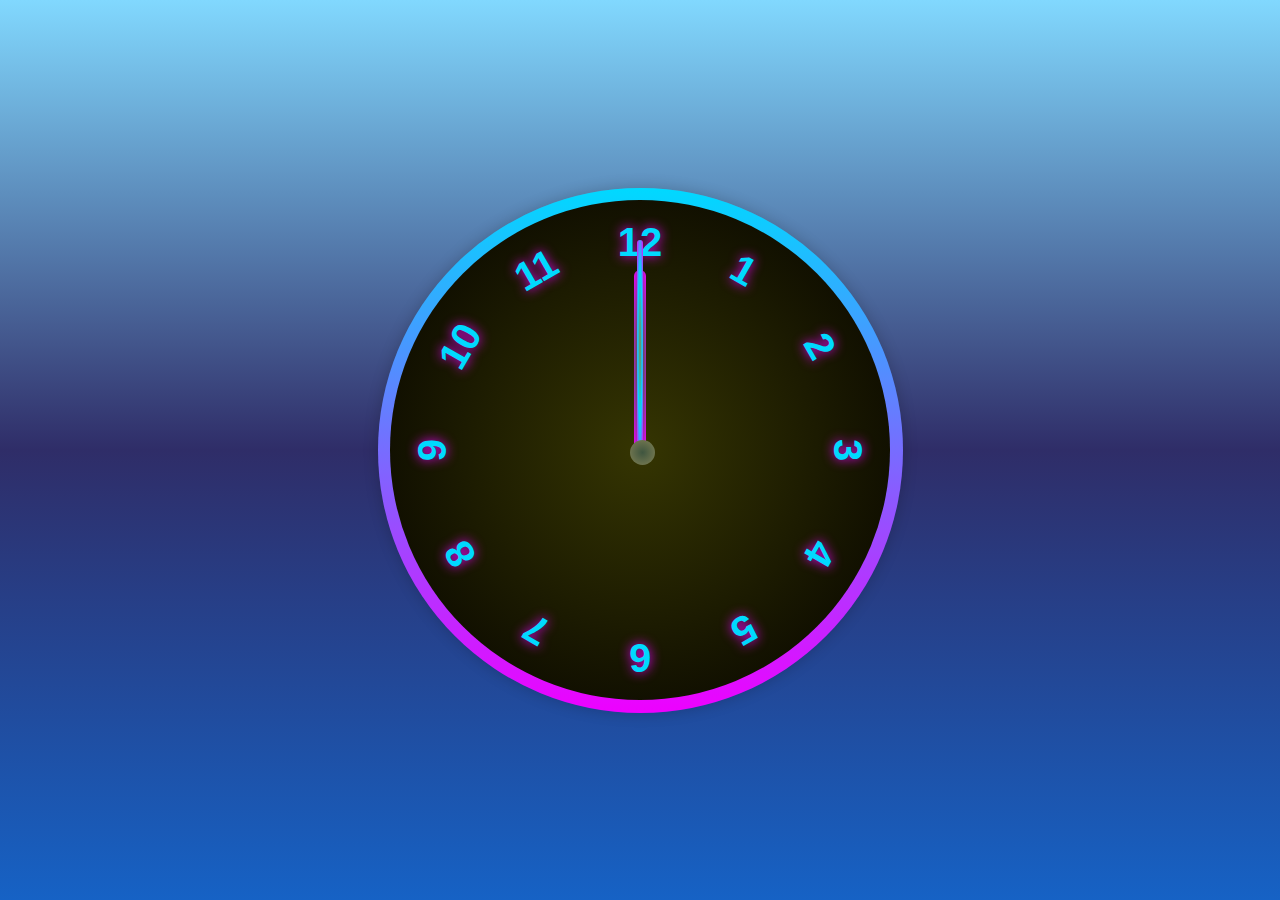
<file: analog clock/index.html>
<!DOCTYPE html>
<html lang="en">
<head>
        <meta charset="UTF-8">
        <meta name="viewport" content="width=device-width, initial-scale=1.0">
        <title>analog-clock</title>
        <link rel="stylesheet" href="styles.css">
</head>
<body>
        <div class="clock">
                <div class="number" style="--n:1"><b>1</b></div>
                <div class="number" style="--n:2"><b>2</b></div>
                <div class="number" style="--n:3"><b>3</b></div>
                <div class="number" style="--n:4"><b>4</b></div>
                <div class="number" style="--n:5"><b>5</b></div>
                <div class="number" style="--n:6"><b>6</b></div>
                <div class="number" style="--n:7"><b>7</b></div>
                <div class="number" style="--n:8"><b>8</b></div>
                <div class="number" style="--n:9"><b>9</b></div>
                <div class="number" style="--n:10"><b>10</b></div>
                <div class="number" style="--n:11"><b>11</b></div>
                <div class="number" style="--n:12"><b>12</b></div>
                <div class="hour-hand" id="hour-hand"></div>
                <div class="minute-hand" id="minute-hand"></div>
                <div class="second-hand" id="second-hand"></div>
                <div class="center-dot"></div>
        </div>
        <script src="script.js"></script>
        
</body>
</html
</file>
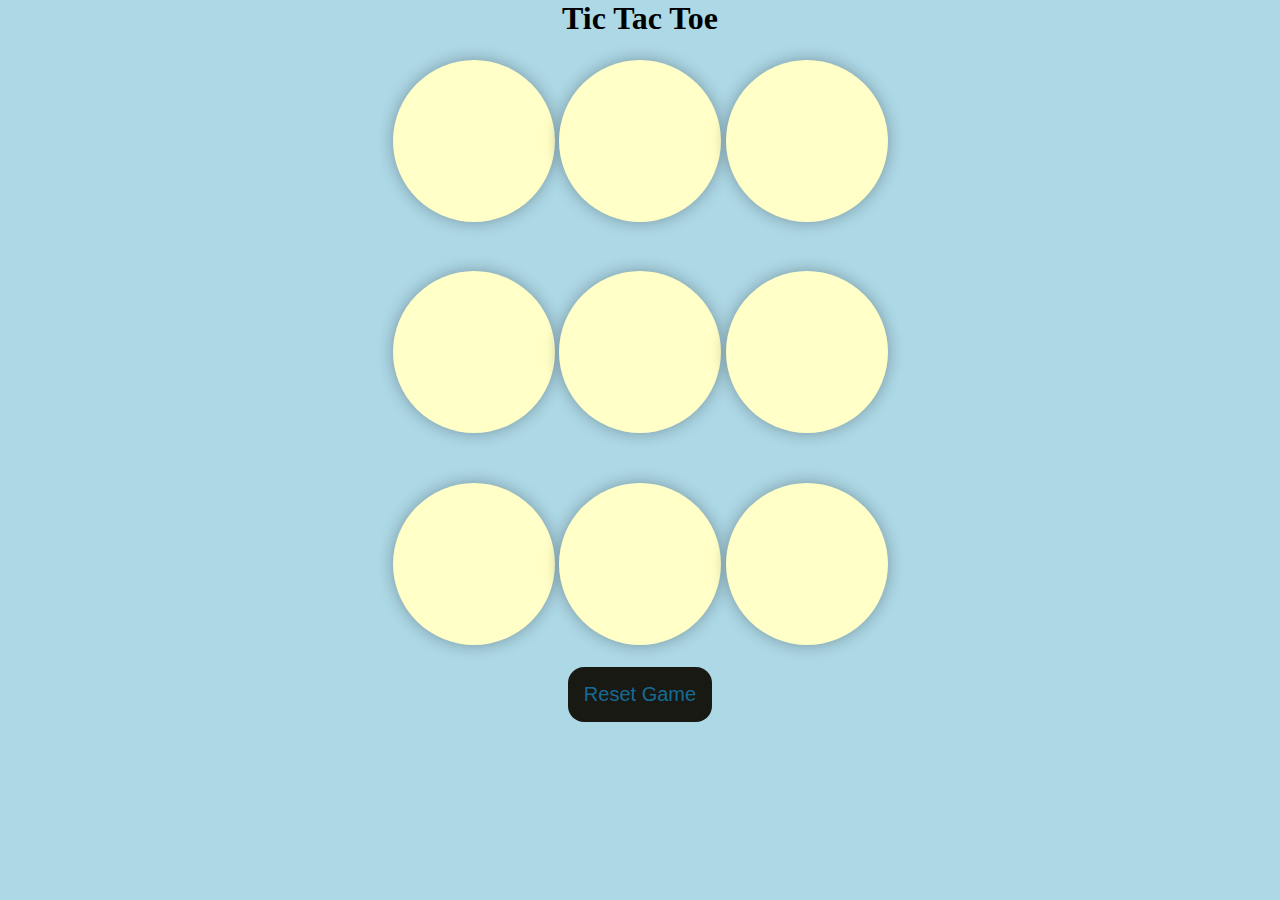
<file: tic toc toe/index.html>
<!DOCTYPE html>
<html lang="en">
  <head>
    <meta charset="UTF-8" />
    <meta name="viewport" content="width=device-width, initial-scale=1.0" />
    <title>Tic-Tac-Toe Game</title>
    <link rel="stylesheet" href="style.css" />
  </head>
  <body>
    <div class="msg-container hide">
      <p id="msg">Winner</p>
      <button id="mode">changemode</button>
      <button id="new-btn">New Game</button>
    </div>
    <main>
      <h1>Tic Tac Toe</h1>
      <div class="container">
        <div class="game">
          <button class="box"></button>
          <button class="box"></button>
          <button class="box"></button>
          <button class="box"></button>
          <button class="box"></button>
          <button class="box"></button>
          <button class="box"></button>
          <button class="box"></button>
          <button class="box"></button>
        </div>
      </div>
      <button id="reset-btn">Reset Game</button>
    </main>
    <script src="tito.js"></script>
  </body>
</html>
</file>
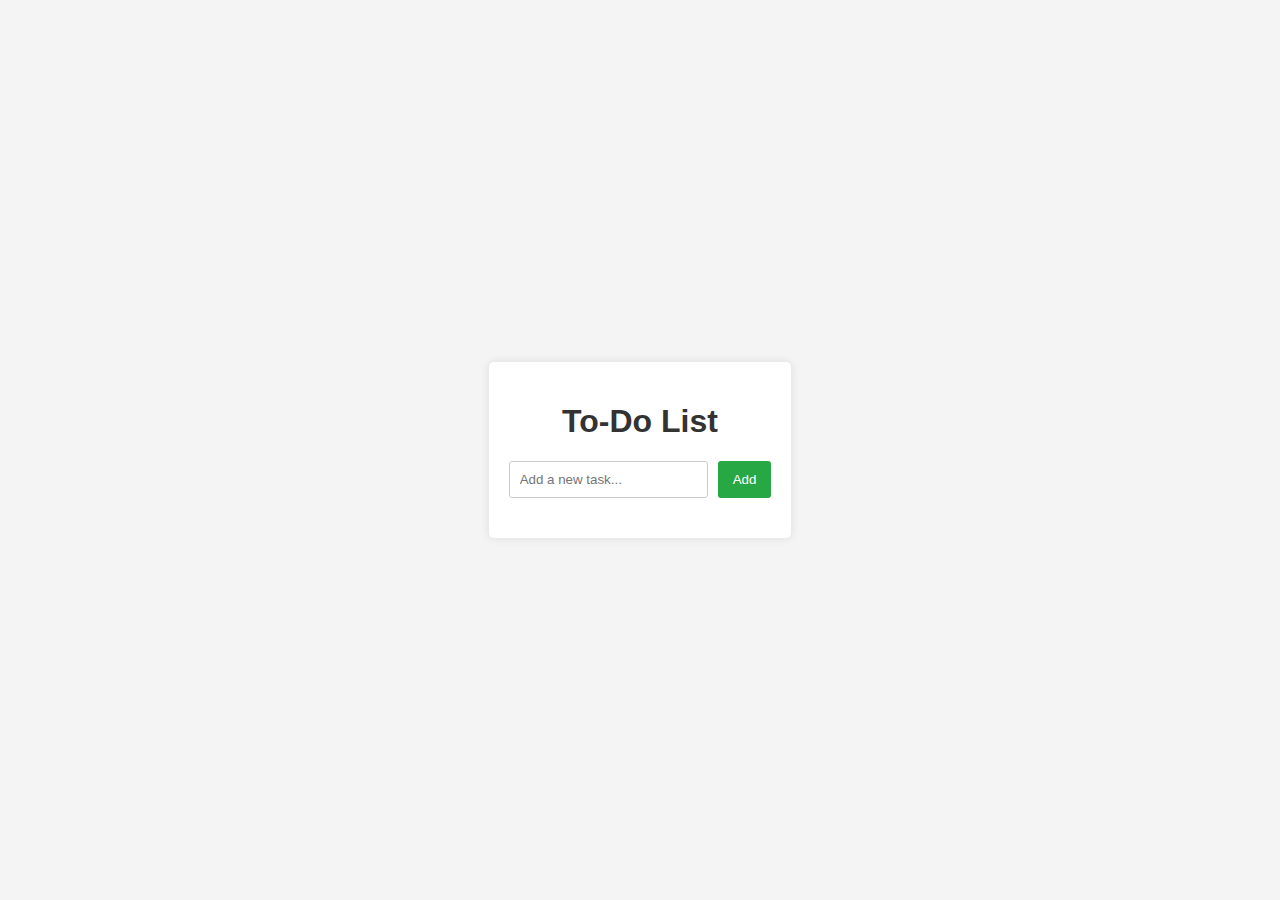
<file: to do list/index.html>
<!DOCTYPE html>
<html lang="en">
<head>
  <meta charset="UTF-8">
  <meta name="viewport" content="width=device-width, initial-scale=1.0">
  <title>To-Do List</title>
  <link rel="stylesheet" href="style.css">
</head>
<body>
  <div class="container">
    <h1>To-Do List</h1>
    <div class="input-container">
      <input type="text" id="new-task" placeholder="Add a new task...">
      <button id="add-task">Add</button>
    </div>
    <ul id="task-list"></ul>
  </div>

  <script src="script.js"></script>
</body>
</html>
</file>
<file: analog clock/styles.css>
*{
        margin:0;
        padding: 0;
        box-sizing: border-box;
        font-family: 'segoe UI', Tahoma,'Segoe UI', Tahoma, Geneva, Verdana, sans-serif;
}
body{
        display:flex;
        justify-content: center;
        align-items: center;
        height: 100vh;
        background:linear-gradient(rgb(129, 216, 254),rgb(47, 45, 104),rgb(22, 98, 197));
        margin:0;
}

.clock{
        width: 500px;
        height: 500px;
        position: absolute;
        background: radial-gradient(circle, #353502,#030100);
        border-radius: 50%;
        display: flex; 
        justify-content: center;
        align-items: center;
        font-display: initial;
        
}

.clock::before{
        content:"";
        width: 525px;
        height: 525px;
        position: absolute;
        border-radius: 50%;
        background:linear-gradient(#00d9ff,#ee00ff);
        box-shadow: 0 0 15px rgba(0,0,0,0.2);
        z-index: -1;
       
}

.number{
        /* display:inline-block; */
        transform: rotate(calc(30deg*var(--n)));
        position:absolute;
        text-align: center;
        inset: 20px;
        font-size: 40px;
        color:aqua;
        text-shadow: 0 0 12px #ee00ff;
} 
.number b{
        transform: rotate(calc(30deg *  var(--n)));
        color:#00d9ff;
        display: contents;
}

.center-dot{
                position:absolute;
                width: 25px;
                height: 25px;
                background: radial-gradient(#3f553f,#808054);
                border-radius: 50%;
                justify-content: center;
                text-align: center;
                left:48%;
                bottom:47%;
                color:rgb(92, 149, 185);
        }

.hour-hand, .minute-hand ,.second-hand{
       --rotate:0;
       position: absolute;
       left: 50%;
       bottom: 50%;
       transform: translate(-50%)rotate(calc(var(--rotate)*1deg));
       transform-origin: bottom;
       border-radius: 30px 30px 0 0;
}
.hour-hand{
        width: 12px;
        height: 130px;
        background:radial-gradient(#00d9ff,#ee00ff);
}

.minute-hand{
        width:12px;
        height:180px;
        background:radial-gradient(green,#ee00ff);
}

.second-hand{
        width: 6px;
        height: 210px;
        background: radial-gradient(#808054,#00d9ff,#ee00ff);
}
</file>
<file: tic toc toe/style.css>
* {
    margin: 0;
    padding: 0;
  }
  
  body {
    background-color:lightblue;
    text-align: center;

  }
  
  .container {
    height: 70vh;
    display: flex;
  
    justify-content: center;
    align-items: center;

    font-style: absolute;

  }
  
  .game {
    height: 70vmin;
    width: 60vmin;
    display: flex;
    flex-wrap: wrap;
    justify-content: center;
    align-items: center;
    gap:0.5vmin ;

  }
  
  .box {
    height: 18vmin;
    width: 18vmin;
    border-radius: 8rem;
    border: none ;
    box-shadow: 0 0 1rem rgba(0, 0, 0, 0.3);
    font-size: 8vmin;
    background-color: #ffffc7;
  }
  
  #reset-btn {
    padding: 1rem;
    font-size: 1.25rem;
    background-color: #191913;
    color: #128fceb6;
    border-radius: 1rem;
    border: none;
  }
  
  #new-btn {
    padding: 1rem;
    font-size: 1.25rem;
    background-color: #191913;
    color: #fff;
    border-radius: 1rem;
    border: none;
  }
  
  #msg {
    color: #ffffc7;
    font-size: 5vmin;
  }
  
  .msg-container {
    height: 100vmin;
    display: flex;
    justify-content: center;
    align-items: center;
    flex-direction: column;
    gap: 4rem;
  }
  
  .hide {
    display: none;
  }
</file>
<file: to do list/style.css>
body {
        font-family: Arial, sans-serif;
        background-color: #f4f4f4;
        margin: 0;
        padding: 0;
        display: flex;
        justify-content: center;
        align-items: center;
        height: 100vh;
      }
      
      .container {
        background: #fff;
        padding: 20px;
        box-shadow: 0 0 10px rgba(0, 0, 0, 0.1);
        border-radius: 5px;
      }
      
      h1 {
        text-align: center;
        color: #333;
      }
      
      .input-container {
        display: flex;
        justify-content: space-between;
        margin-bottom: 20px;
      }
      
      input[type="text"] {
        flex: 1;
        padding: 10px;
        border: 1px solid #ccc;
        border-radius: 3px;
      }
      
      button {
        padding: 10px 15px;
        border: none;
        background-color: #28a745;
        color: #fff;
        border-radius: 3px;
        cursor: pointer;
        margin-left: 10px;
      }
      
      button:hover {
        background-color: #218838;
      }
      
      ul {
        list-style-type: none;
        padding: 0;
      }
      
      li {
        background: #eee;
        margin: 5px 0;
        padding: 10px;
        display: flex;
        justify-content: space-between;
        align-items: center;
        border-radius: 3px;
      }
      
      li.completed {
        text-decoration: line-through;
        color: #888;
      }
      
      li button {
        background-color: #35dc78;
        padding: 5px 10px;
        border: none;
        color: #fff;
        border-radius: 3px;
        cursor: pointer;
      }
      
      li button:hover {
        background-color: #c82333;
      }
</file>
